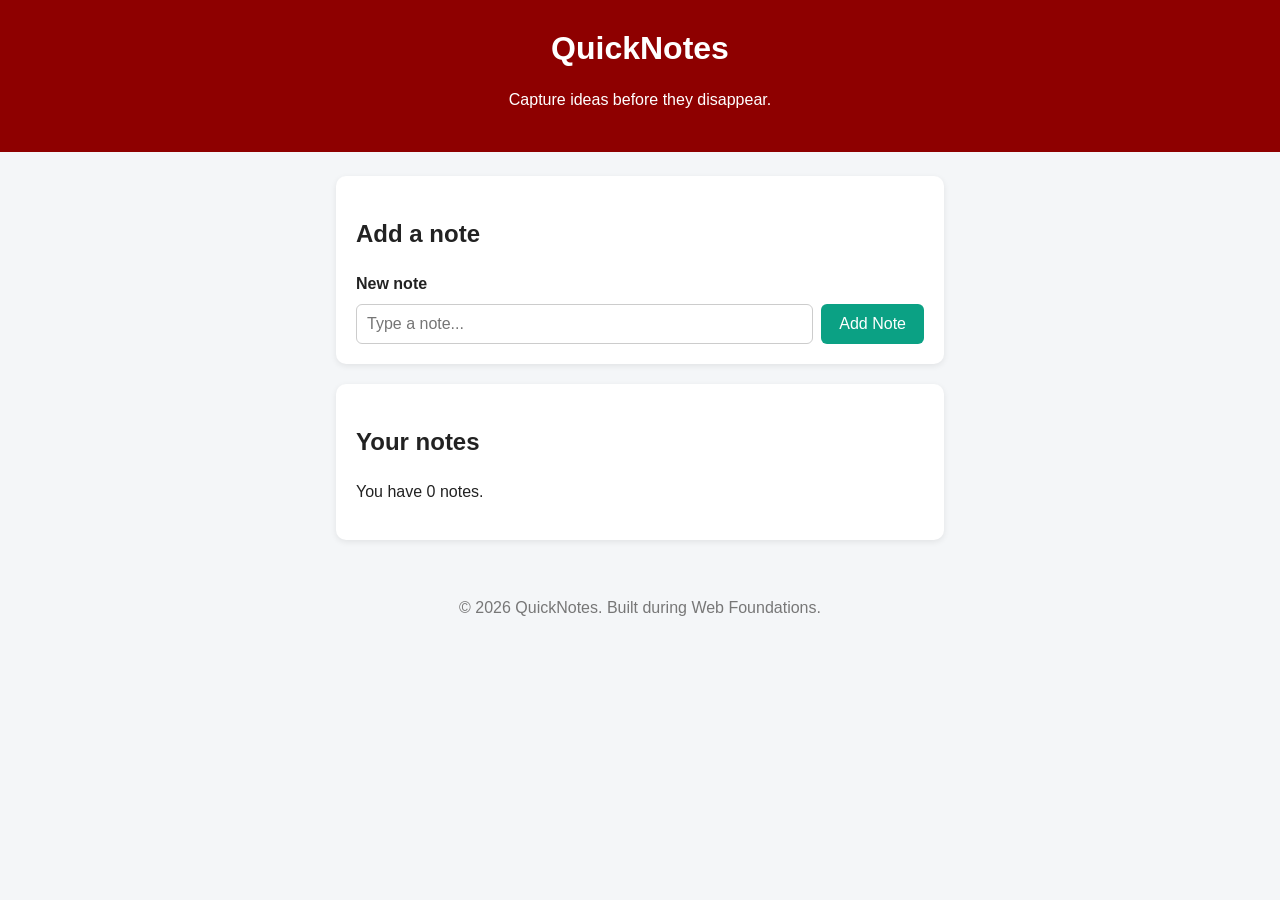
<file: practice/quicknotes-day1/index.html>
<!doctype html>
<html lang="en">
  <head>
    <meta charset="UTF-8" />
    <meta name="viewport" content="width=device-width, initial-scale=1.0" />
    <title>QuickNotes</title>
    <link rel="stylesheet" href="./style.css" />
    <script src="./script.js" defer></script>
  </head>
  <body>
    <header>
      <h1>QuickNotes</h1>
      <p>Capture ideas before they disappear.</p>
    </header>

    <main>
      <section>
        <h2>Add a note</h2>
        <form id="note-form">
          <label for="note-input">New note</label>
          <input type="text" id="note-input" placeholder="Type a note..." />
          <button type="submit">Add Note</button>
        </form>
      </section>

      <section>
        <h2>Your notes</h2>
        <p id="note-count"></p>
        <ul id="notes-list"></ul>
      </section>
    </main>

    <footer>
      <p>&copy; 2026 QuickNotes. Built during Web Foundations.</p>
    </footer>
  </body>
</html>
</file>
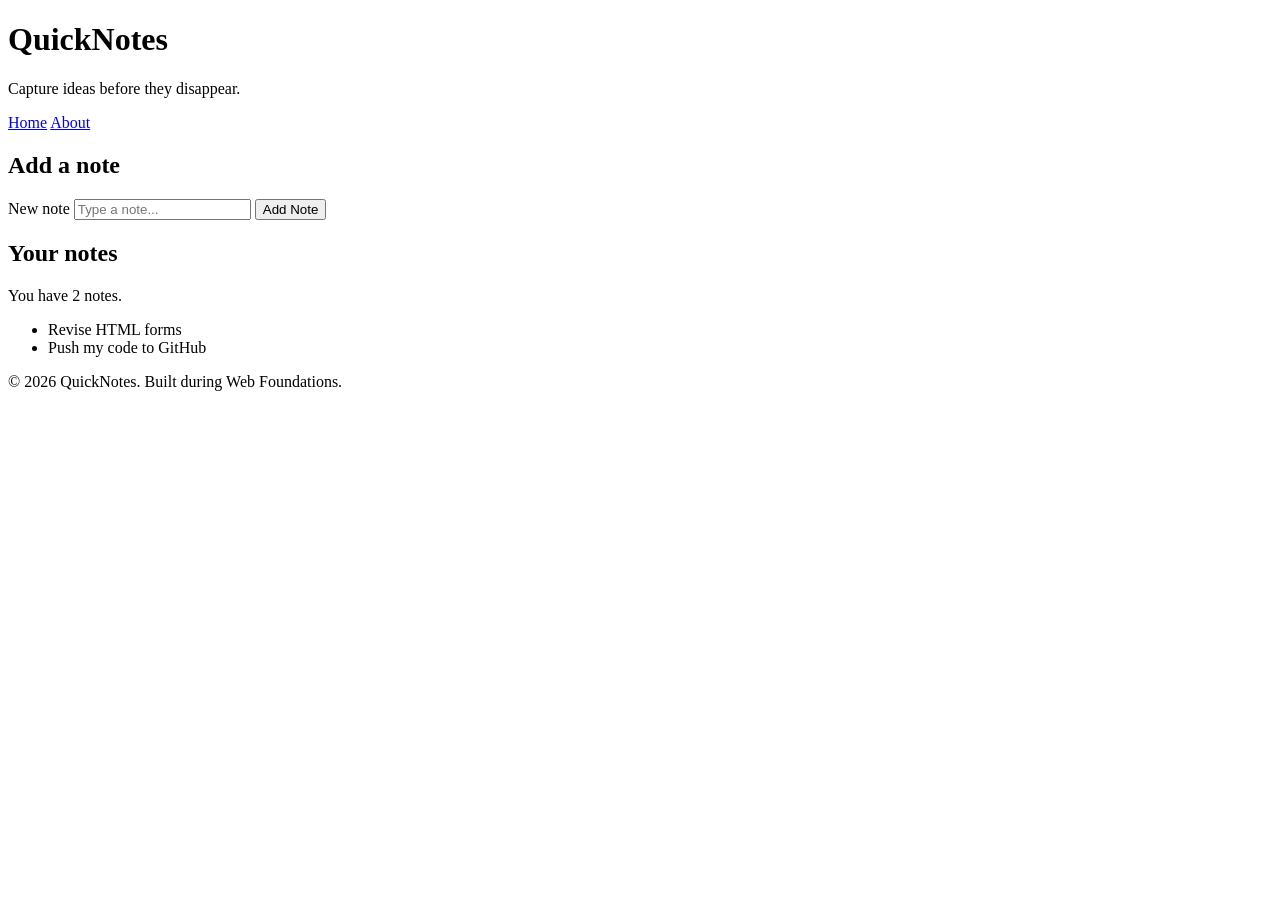
<file: web-foundations-days/day1/index.html>
<!doctype html>
<html lang="en">
  <head>
    <meta charset="UTF-8" />
    <meta name="viewport" content="width=device-width, initial-scale=1.0" />
    <title>QuickNotes</title>
  </head>
  <body>
    <header>
      <h1>QuickNotes</h1>
      <p>Capture ideas before they disappear.</p>

      <nav>
        <a href="./index.html">Home</a>
        <a href="./about.html">About</a>
      </nav>
    </header>

    <main>
      <section>
        <h2>Add a note</h2>
        <form id="note-form">
          <label for="note-input">New note</label>
          <input type="text" id="note-input" placeholder="Type a note..." />
          <button type="submit">Add Note</button>
        </form>
      </section>

      <section>
        <h2>Your notes</h2>
        <p id="note-count">You have 2 notes.</p>
        <ul id="notes-list">
          <li>Revise HTML forms</li>
          <li>Push my code to GitHub</li>
        </ul>
      </section>
    </main>

    <footer>
      <p>&copy; 2026 QuickNotes. Built during Web Foundations.</p>
    </footer>
  </body>
</html>
</file>
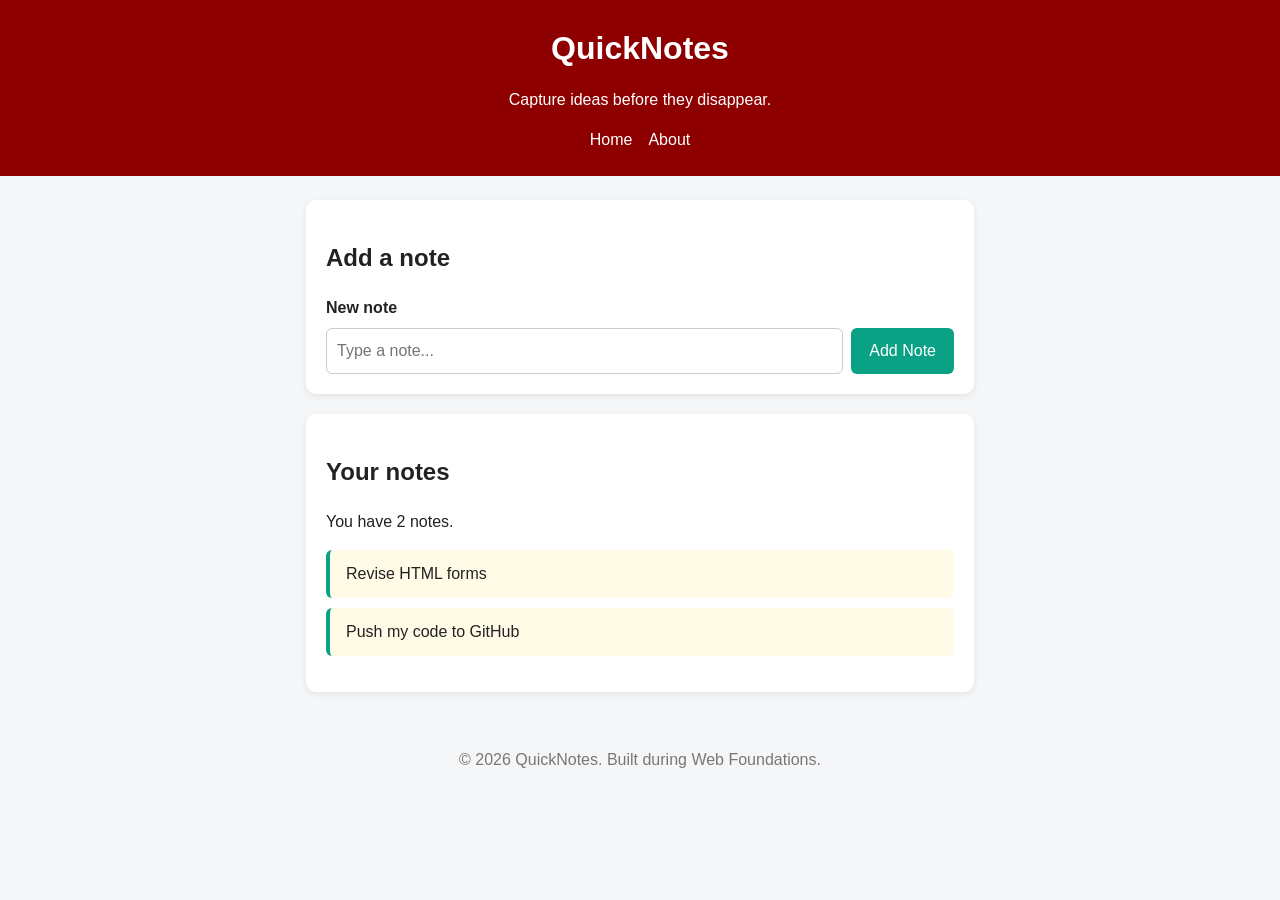
<file: web-foundations-days/day2/index.html>
<!doctype html>
<html lang="en">
  <head>
    <meta charset="UTF-8" />
    <meta name="viewport" content="width=device-width, initial-scale=1.0" />
    <title>QuickNotes</title>
    <link rel="stylesheet" href="./style.css" />
  </head>
  <body>
    <header>
      <h1>QuickNotes</h1>
      <p>Capture ideas before they disappear.</p>

      <nav>
        <a class="nav-link" href="./index.html">Home</a>
        <a class="nav-link" href="./about.html">About</a>
      </nav>
    </header>

    <main>
      <section>
        <h2>Add a note</h2>
        <form id="note-form">
          <label for="note-input">New note</label>
          <input type="text" id="note-input" placeholder="Type a note..." />
          <button type="submit">Add Note</button>
        </form>
      </section>

      <section>
        <h2>Your notes</h2>
        <p id="note-count">You have 2 notes.</p>
        <ul id="notes-list">
          <li class="note">Revise HTML forms</li>
          <li class="note">Push my code to GitHub</li>
        </ul>
      </section>
    </main>

    <footer>
      <p>&copy; 2026 QuickNotes. Built during Web Foundations.</p>
    </footer>
  </body>
</html>
</file>
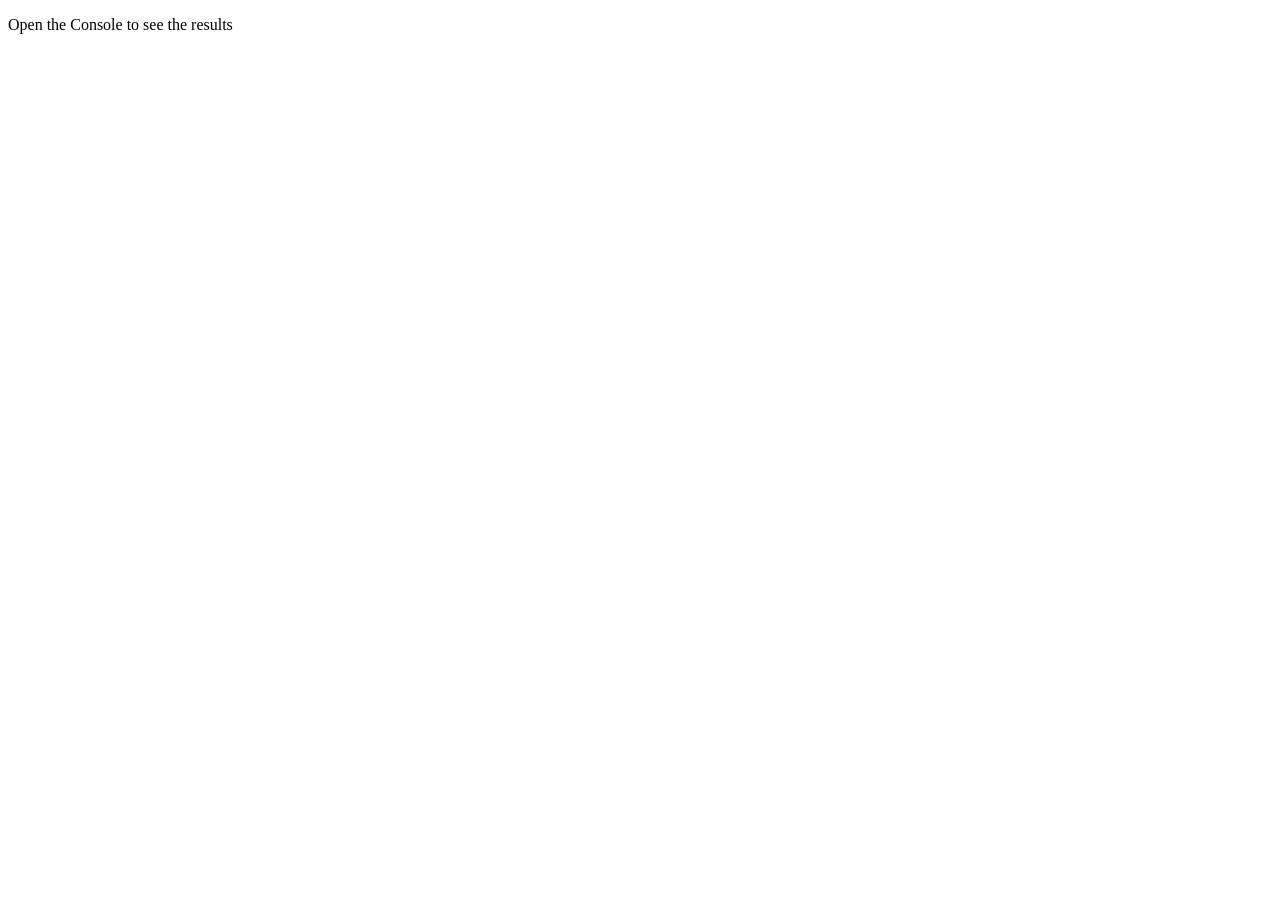
<file: web-foundations-days/day3/index.html>
<!doctype html>
<html lang="en">
  <head>
    <meta charset="UTF-8" />
    <meta name="viewport" content="width=device-width, initial-scale=1.0" />
    <title>Notes Toolkit</title>
    <script src="./script.js" defer></script>
  </head>
  <body>
    <p>Open the Console to see the results</p>
  </body>
</html>
</file>
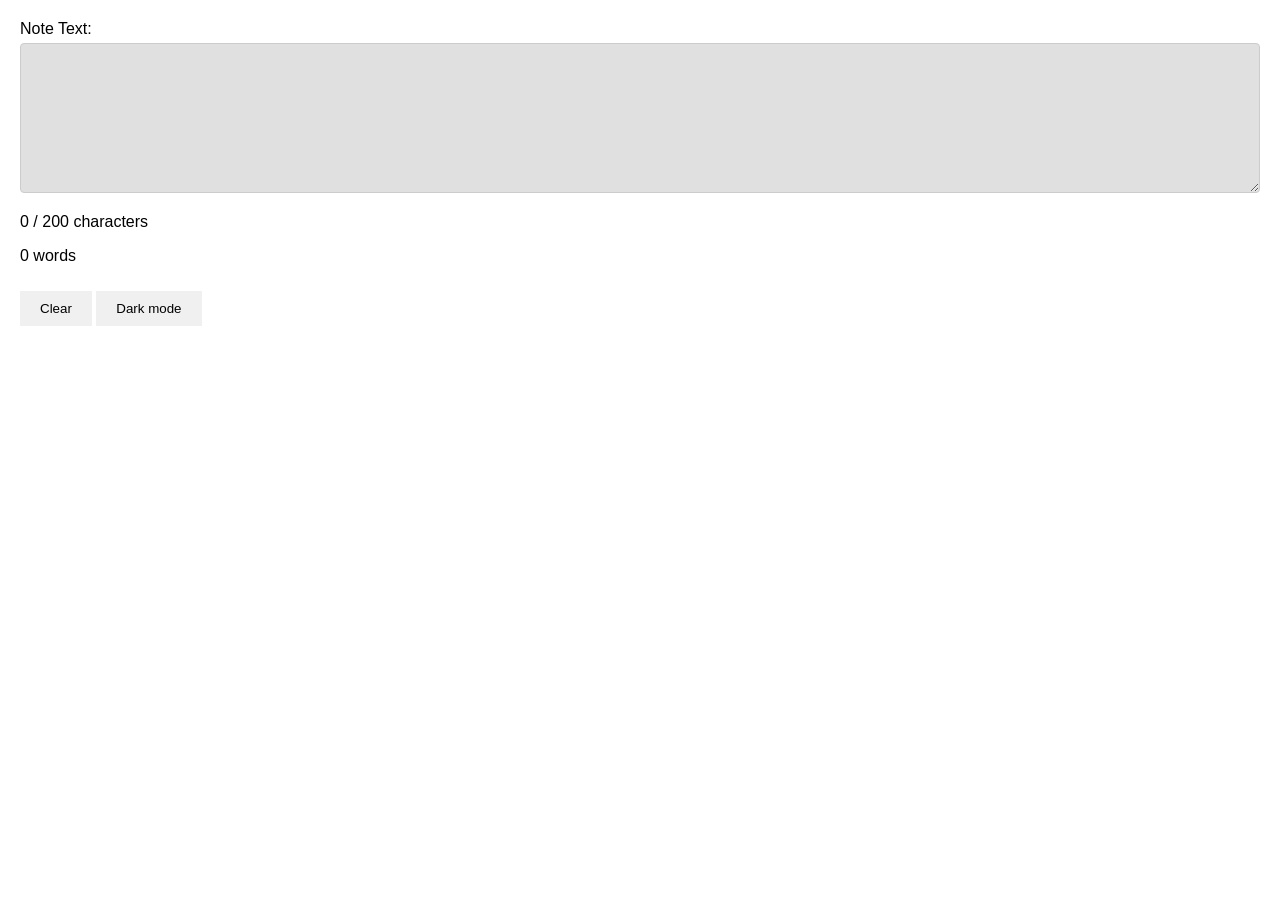
<file: web-foundations-days/day4/index.html>
<!doctype html>
<html lang="en">
  <head>
    <meta charset="UTF-8" />
    <meta name="viewport" content="width=device-width, initial-scale=1.0" />
    <title>Live Character Counter and Dark Mode</title>
    <link rel="stylesheet" href="style.css" />
    <script src="script.js" defer></script>
  </head>
  <body>
    <label for="note-text">Note Text:</label>
    <textarea id="note-text"></textarea>
    <p id="char-count"></p>
    <p id="word-count"></p>
    <button id="clear-btn">Clear</button>
    <button id="theme-toggle">Dark mode</button>
  </body>
</html>
</file>
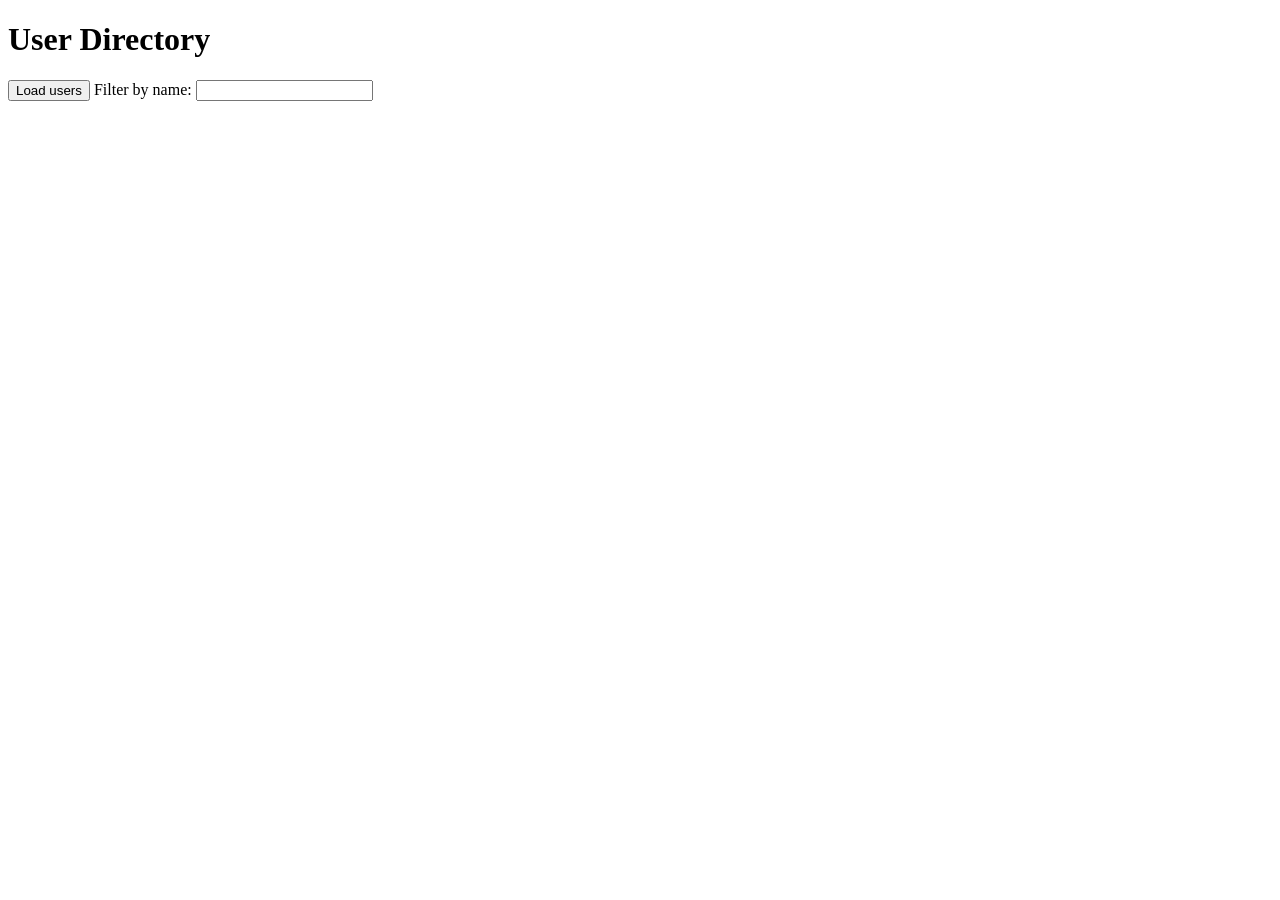
<file: web-foundations-days/day5/index.html>
<!doctype html>
<html lang="en">
  <head>
    <meta charset="UTF-8" />
    <meta name="viewport" content="width=device-width, initial-scale=1.0" />
    <title>User Directory</title>
    <script src="users.js" defer></script>
  </head>
  <body>
    <h1>User Directory</h1>

    <button id="load-users">Load users</button>

    <label for="filter-input">Filter by name:</label>
    <input type="text" id="filter-input" />

    <p id="status"></p>
    <ul id="users-list"></ul>
  </body>
</html>
</file>
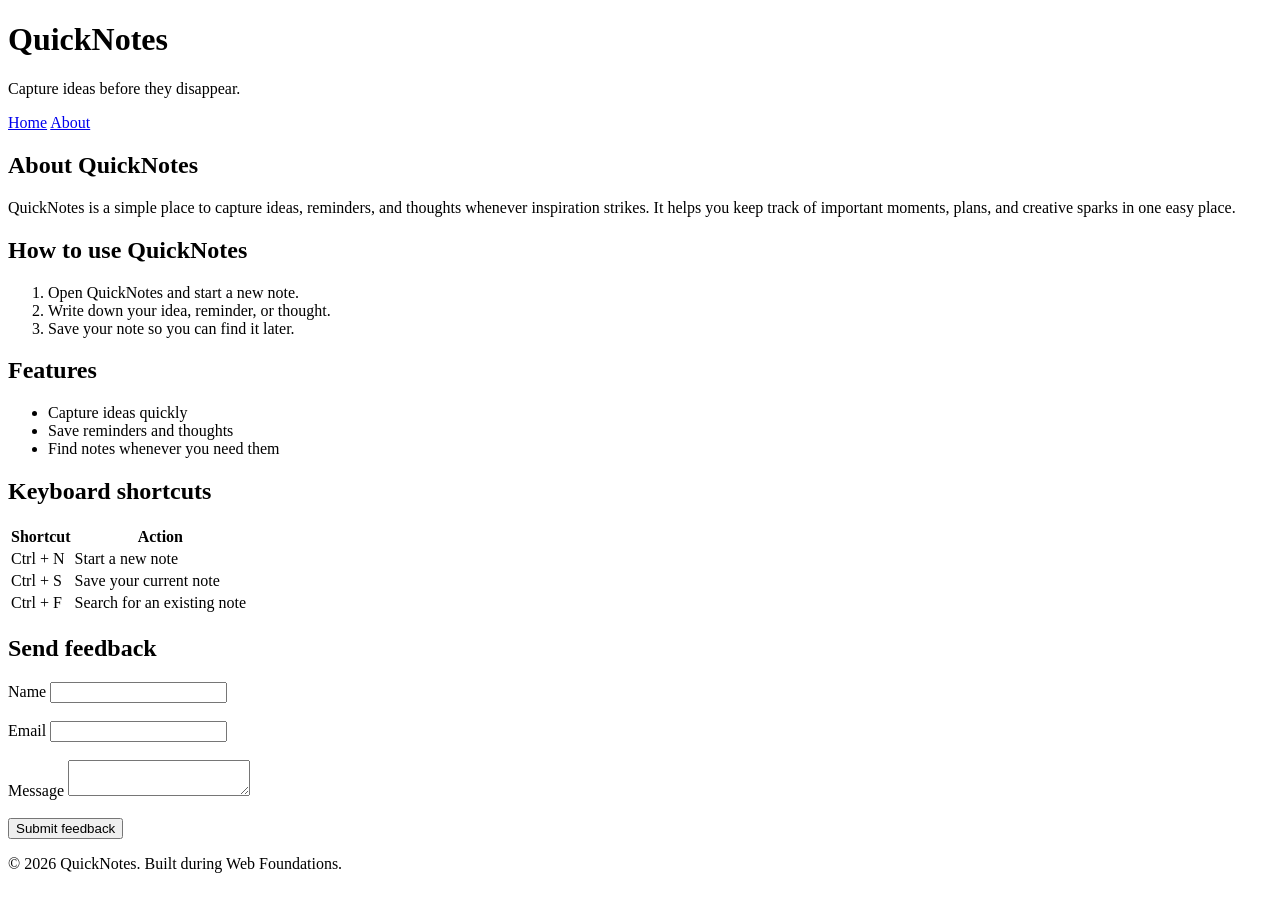
<file: web-foundations-days/day1/about.html>
<!doctype html>
<html lang="en">
  <head>
    <meta charset="UTF-8" />
    <meta name="viewport" content="width=device-width, initial-scale=1.0" />
    <title>About - QuickNotes</title>
  </head>
  <body>
    <header>
      <h1>QuickNotes</h1>
      <p>Capture ideas before they disappear.</p>

      <nav>
        <a href="./index.html">Home</a>
        <a href="./about.html">About</a>
      </nav>
    </header>

    <main>
      <h2>About QuickNotes</h2>
      <p>
        QuickNotes is a simple place to capture ideas, reminders, and thoughts
        whenever inspiration strikes. It helps you keep track of important
        moments, plans, and creative sparks in one easy place.
      </p>

      <section>
        <h2>How to use QuickNotes</h2>
        <ol>
          <li>Open QuickNotes and start a new note.</li>
          <li>Write down your idea, reminder, or thought.</li>
          <li>Save your note so you can find it later.</li>
        </ol>
      </section>

      <section>
        <h2>Features</h2>
        <ul>
          <li>Capture ideas quickly</li>
          <li>Save reminders and thoughts</li>
          <li>Find notes whenever you need them</li>
        </ul>
      </section>

      <section>
        <h2>Keyboard shortcuts</h2>
        <table>
          <thead>
            <tr>
              <th>Shortcut</th>
              <th>Action</th>
            </tr>
          </thead>
          <tbody>
            <tr>
              <td>Ctrl + N</td>
              <td>Start a new note</td>
            </tr>
            <tr>
              <td>Ctrl + S</td>
              <td>Save your current note</td>
            </tr>
            <tr>
              <td>Ctrl + F</td>
              <td>Search for an existing note</td>
            </tr>
          </tbody>
        </table>
      </section>

      <section>
        <h2>Send feedback</h2>
        <form>
          <label for="feedback-name">Name</label>
          <input type="text" id="feedback-name" name="name" required />
          <br /><br />

          <label for="feedback-email">Email</label>
          <input type="email" id="feedback-email" name="email" required />
          <br /><br />

          <label for="feedback-message">Message</label>
          <textarea id="feedback-message" name="message" required></textarea>
          <br /><br />

          <button type="submit">Submit feedback</button>
        </form>
      </section>
    </main>

    <footer>
      <p>&copy; 2026 QuickNotes. Built during Web Foundations.</p>
    </footer>
  </body>
</html>
</file>
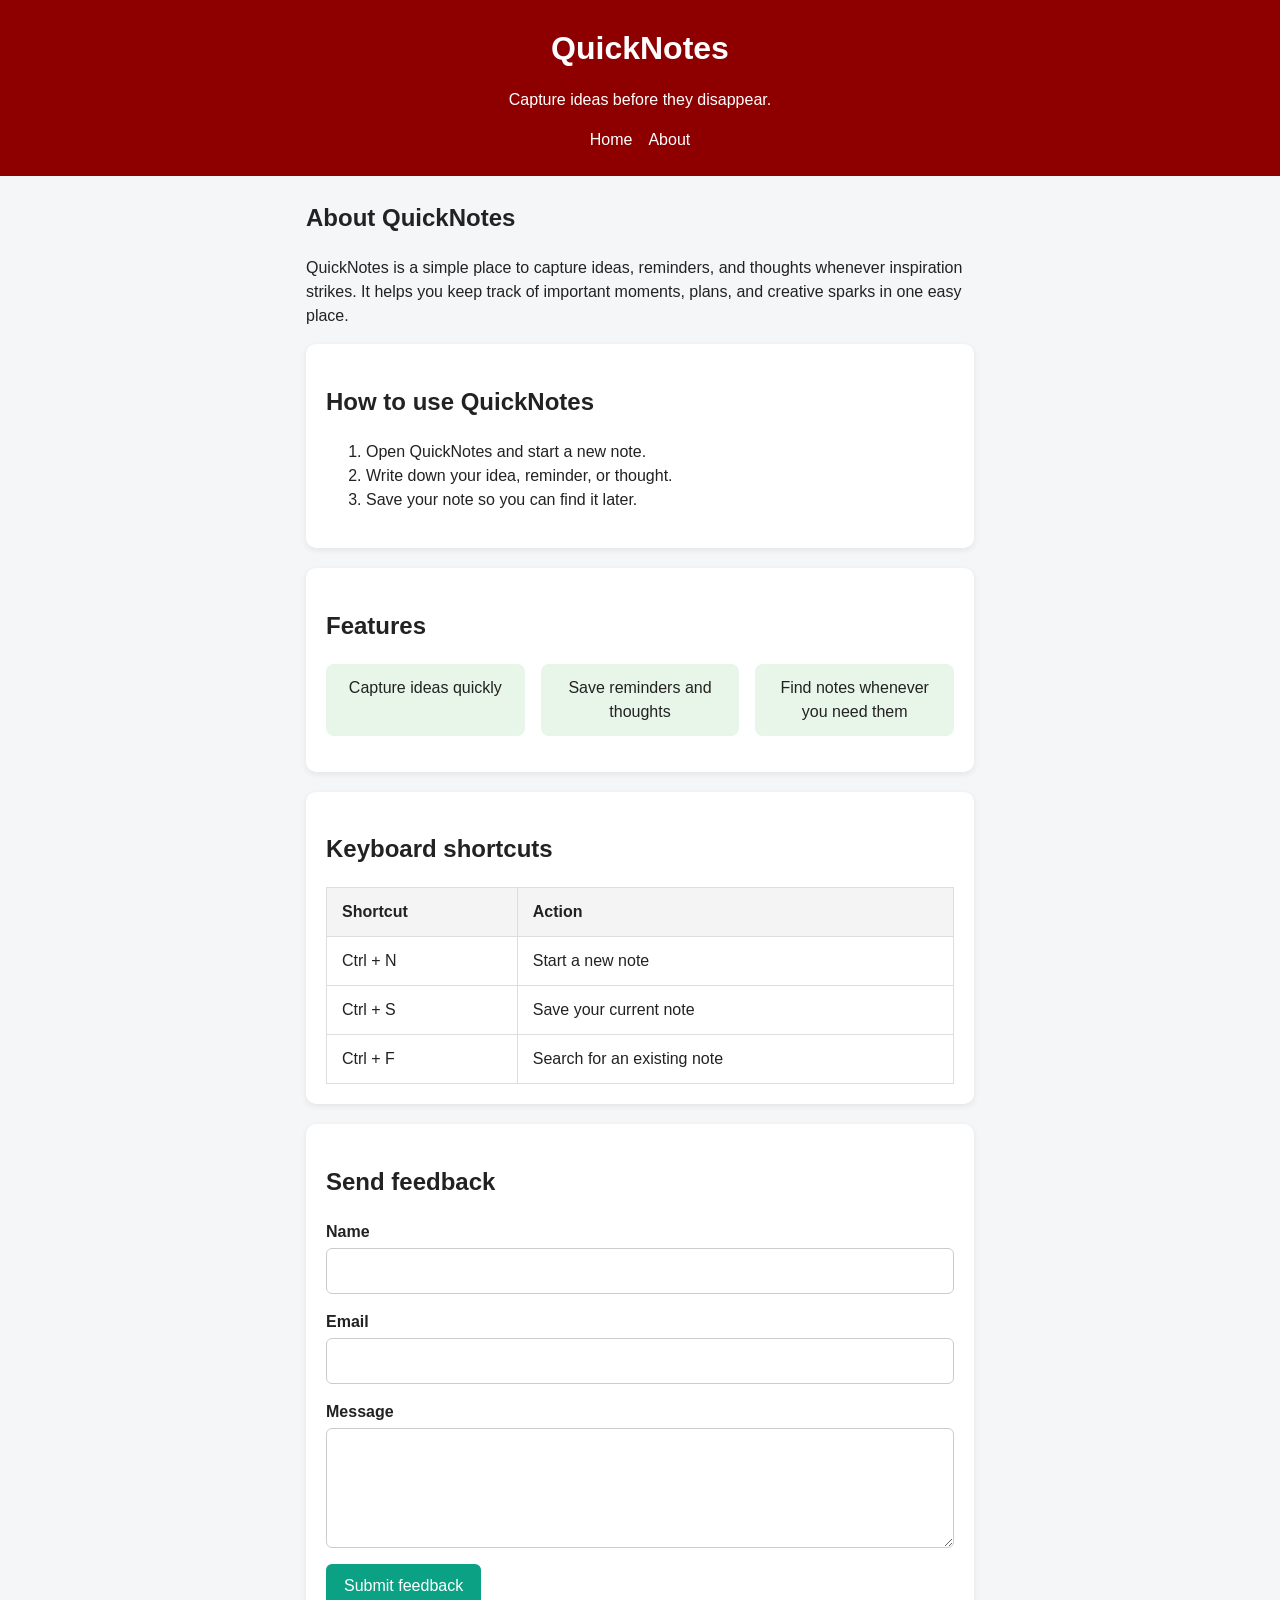
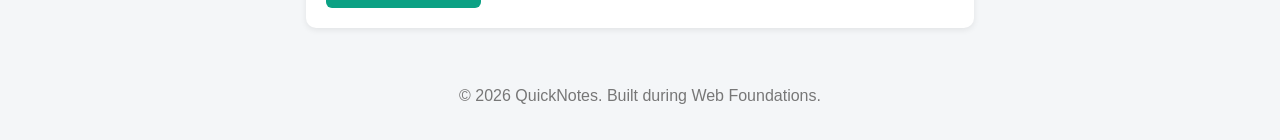
<file: web-foundations-days/day2/about.html>
<!doctype html>
<html lang="en">
  <head>
    <meta charset="UTF-8" />
    <meta name="viewport" content="width=device-width, initial-scale=1.0" />
    <title>About - QuickNotes</title>
    <link rel="stylesheet" href="./style.css" />
  </head>
  <body>
    <header>
      <h1>QuickNotes</h1>
      <p>Capture ideas before they disappear.</p>

      <nav>
        <a class="nav-link" href="./index.html">Home</a>
        <a class="nav-link" href="./about.html">About</a>
      </nav>
    </header>

    <main>
      <h2>About QuickNotes</h2>
      <p>
        QuickNotes is a simple place to capture ideas, reminders, and thoughts
        whenever inspiration strikes. It helps you keep track of important
        moments, plans, and creative sparks in one easy place.
      </p>

      <section>
        <h2>How to use QuickNotes</h2>
        <ol>
          <li>Open QuickNotes and start a new note.</li>
          <li>Write down your idea, reminder, or thought.</li>
          <li>Save your note so you can find it later.</li>
        </ol>
      </section>

      <section>
        <h2>Features</h2>
        <ul class="features-list">
          <li>Capture ideas quickly</li>
          <li>Save reminders and thoughts</li>
          <li>Find notes whenever you need them</li>
        </ul>
      </section>

      <section>
        <h2>Keyboard shortcuts</h2>
        <table>
          <thead>
            <tr>
              <th>Shortcut</th>
              <th>Action</th>
            </tr>
          </thead>
          <tbody>
            <tr>
              <td>Ctrl + N</td>
              <td>Start a new note</td>
            </tr>
            <tr>
              <td>Ctrl + S</td>
              <td>Save your current note</td>
            </tr>
            <tr>
              <td>Ctrl + F</td>
              <td>Search for an existing note</td>
            </tr>
          </tbody>
        </table>
      </section>

      <section>
        <h2>Send feedback</h2>
        <form class="feedback-form">
          <label for="feedback-name">Name</label>
          <input type="text" id="feedback-name" name="name" required />

          <label for="feedback-email">Email</label>
          <input type="email" id="feedback-email" name="email" required />

          <label for="feedback-message">Message</label>
          <textarea id="feedback-message" name="message" required></textarea>

          <button type="submit">Submit feedback</button>
        </form>
      </section>
    </main>

    <footer>
      <p>&copy; 2026 QuickNotes. Built during Web Foundations.</p>
    </footer>
  </body>
</html>
</file>
<file: practice/quicknotes-day1/style.css>
/* 1. Reset: predictable sizing and no default body margin */
*,
*::before,
*::after {
  box-sizing: border-box;
}

body {
  margin: 0;
  font-family: "Segoe UI", Arial, sans-serif;
  background-color: #f4f6f8;
  color: #222;
  line-height: 1.5;
}

/* 2. Header */
header {
  background-color: #8e0000;
  color: white;
  text-align: center;
  padding: 24px 16px;
}

header h1 {
  margin: 0;
}

/* 3. Centre the main content and limit its width */
main {
  max-width: 640px;
  margin: 24px auto; /* auto left/right margins centre a block */
  padding: 0 16px;
}

section {
  background: white;
  padding: 20px;
  border-radius: 10px;
  margin-bottom: 20px;
  box-shadow: 0 2px 6px rgba(0, 0, 0, 0.08);
}

/* 4. Form layout with Flexbox */
#note-form {
  display: flex;
  gap: 8px;
  flex-wrap: wrap;
}

#note-form label {
  width: 100%; /* label on its own line */
  font-weight: bold;
}

#note-input {
  flex: 1;
  padding: 10px;
  border: 1px solid #ccc;
  border-radius: 6px;
  font-size: 1rem;
}

button {
  background-color: #0ba184;
  color: white;
  border: none;
  padding: 10px 18px;
  border-radius: 6px;
  font-size: 1rem;
  cursor: pointer;
}

button:hover {
  background-color: #088a70;
}

/* 5. Notes list */
#notes-list {
  list-style: none; /* remove bullet points */
  padding: 0;
}

.note {
  background-color: #fffbe6;
  border-left: 4px solid #0ba184;
  padding: 12px 16px;
  margin-bottom: 10px;
  border-radius: 6px;
}

/* 6. Footer */
footer {
  text-align: center;
  color: #777;
  padding: 16px;
}

/* 7. Phones */
@media (max-width: 600px) {
  #note-form {
    flex-direction: column;
  }
}

.note {
  display: flex;
  justify-content: space-between;
  align-items: center;
  gap: 12px;
}

.delete-btn {
  background-color: #8e0000;
  padding: 6px 12px;
  font-size: 0.85rem;
}

.delete-btn:hover {
  background-color: #6b0000;
}
</file>
<file: web-foundations-days/day2/style.css>
*,
*::before,
*::after {
  box-sizing: border-box;
}

body {
  font-family: "Segoe UI", Arial, sans-serif;
  margin: 0;
  background-color: #f4f6f8;
  color: #222;
  line-height: 1.5;
}

header {
  background-color: #8e0000;
  color: white;
  padding: 24px 16px;
  text-align: center;
}

header h1 {
  margin: 0;
}

nav {
  display: flex;
  justify-content: center;
  gap: 16px;
  margin-top: 12px;
}

.nav-link {
  text-decoration: none;
  color: white;
  text-underline-offset: 4px;
  transition: color 160ms ease;
}

.nav-link:hover,
.nav-link:focus-visible {
  color: #ffe1d6;
  text-decoration: underline;
}

main {
  max-width: 700px;
  margin: 24px auto;
  padding: 0 16px;
}

section {
  background: white;
  padding: 20px;
  border-radius: 10px;
  margin-bottom: 20px;
  box-shadow: 0 2px 6px rgba(0, 0, 0, 0.08);
}

.features-list {
  display: grid;
  grid-template-columns: repeat(auto-fit, minmax(180px, 1fr));
  gap: 16px;
  list-style-type: none;
  padding: 0;
}

.features-list li {
  background-color: #e8f5e9;
  padding: 12px;
  border-radius: 8px;
  text-align: center;
}

#note-form {
  display: flex;
  flex-wrap: wrap;
  gap: 8px;
}

#note-form label {
  width: 100%;
  font-weight: bold;
}

#note-input,
.feedback-form input,
.feedback-form textarea {
  border: 1px solid #ccc;
  border-radius: 6px;
  font: inherit;
  padding: 10px;
}

#note-input {
  flex: 1;
  min-width: 0;
}

.feedback-form label {
  display: block;
  font-weight: bold;
  margin-bottom: 4px;
}

.feedback-form input,
.feedback-form textarea {
  display: block;
  margin-bottom: 16px;
  width: 100%;
}

.feedback-form textarea {
  min-height: 120px;
  resize: vertical;
}

button {
  background-color: #0ba184;
  border: 0;
  border-radius: 6px;
  color: white;
  cursor: pointer;
  font: inherit;
  padding: 10px 18px;
  transition: background-color 160ms ease;
}

button:hover {
  background-color: #088a70;
}

button:focus-visible,
input:focus-visible,
textarea:focus-visible {
  outline: 3px solid #8e0000;
  outline-offset: 2px;
}

#notes-list {
  list-style: none;
  padding: 0;
}

.note {
  background-color: #fffbe6;
  border-left: 4px solid #0ba184;
  border-radius: 6px;
  margin-bottom: 10px;
  padding: 12px 16px;
}

table {
  border-collapse: collapse;
  width: 100%;
}

th,
td {
  border: 1px solid #dddddd;
  padding: 12px 15px;
  text-align: left;
}

th {
  background-color: #f4f4f4;
}

footer {
  text-align: center;
  color: #777;
  padding: 16px;
}

@media (max-width: 600px) {
  header {
    padding: 18px 16px;
  }

  header h1 {
    font-size: 1.5rem;
  }

  #note-form {
    flex-direction: column;
  }
}
</file>
<file: web-foundations-days/day4/style.css>
:root {
  --page-background-color: #ffffff;
  --text-color: #000000;
  --input-background-color: #e0e0e0;
  --button-background-color: #f0f0f0;
  --button-hover-color: #d0d0d0;
  --border-color: #cccccc;
}

* {
  box-sizing: border-box;
}

body {
  background-color: var(--page-background-color);
  color: var(--text-color);
  font-family: Arial, sans-serif;
  margin: 20px;
}

button {
  background-color: var(--button-background-color);
  color: var(--text-color);
  border: none;
  padding: 10px 20px;
  cursor: pointer;
  margin-top: 10px;
}

button:hover {
  background-color: var(--button-hover-color);
}

#note-text {
  background-color: var(--input-background-color);
  color: var(--text-color);
  width: 100%;
  height: 150px;
  padding: 10px;
  margin-top: 5px;
  font-size: 16px;
  border: 1px solid var(--border-color);
  border-radius: 4px;
}

body.dark {
  --page-background-color: #121212;
  --text-color: #ffffff;
  --input-background-color: #1e1e1e;
  --button-background-color: #333333;
  --button-hover-color: #555555;
  --border-color: #555555;
}

.warning {
  color: orange;
}

.over {
  color: red;
  font-weight: bold;
}
</file>
